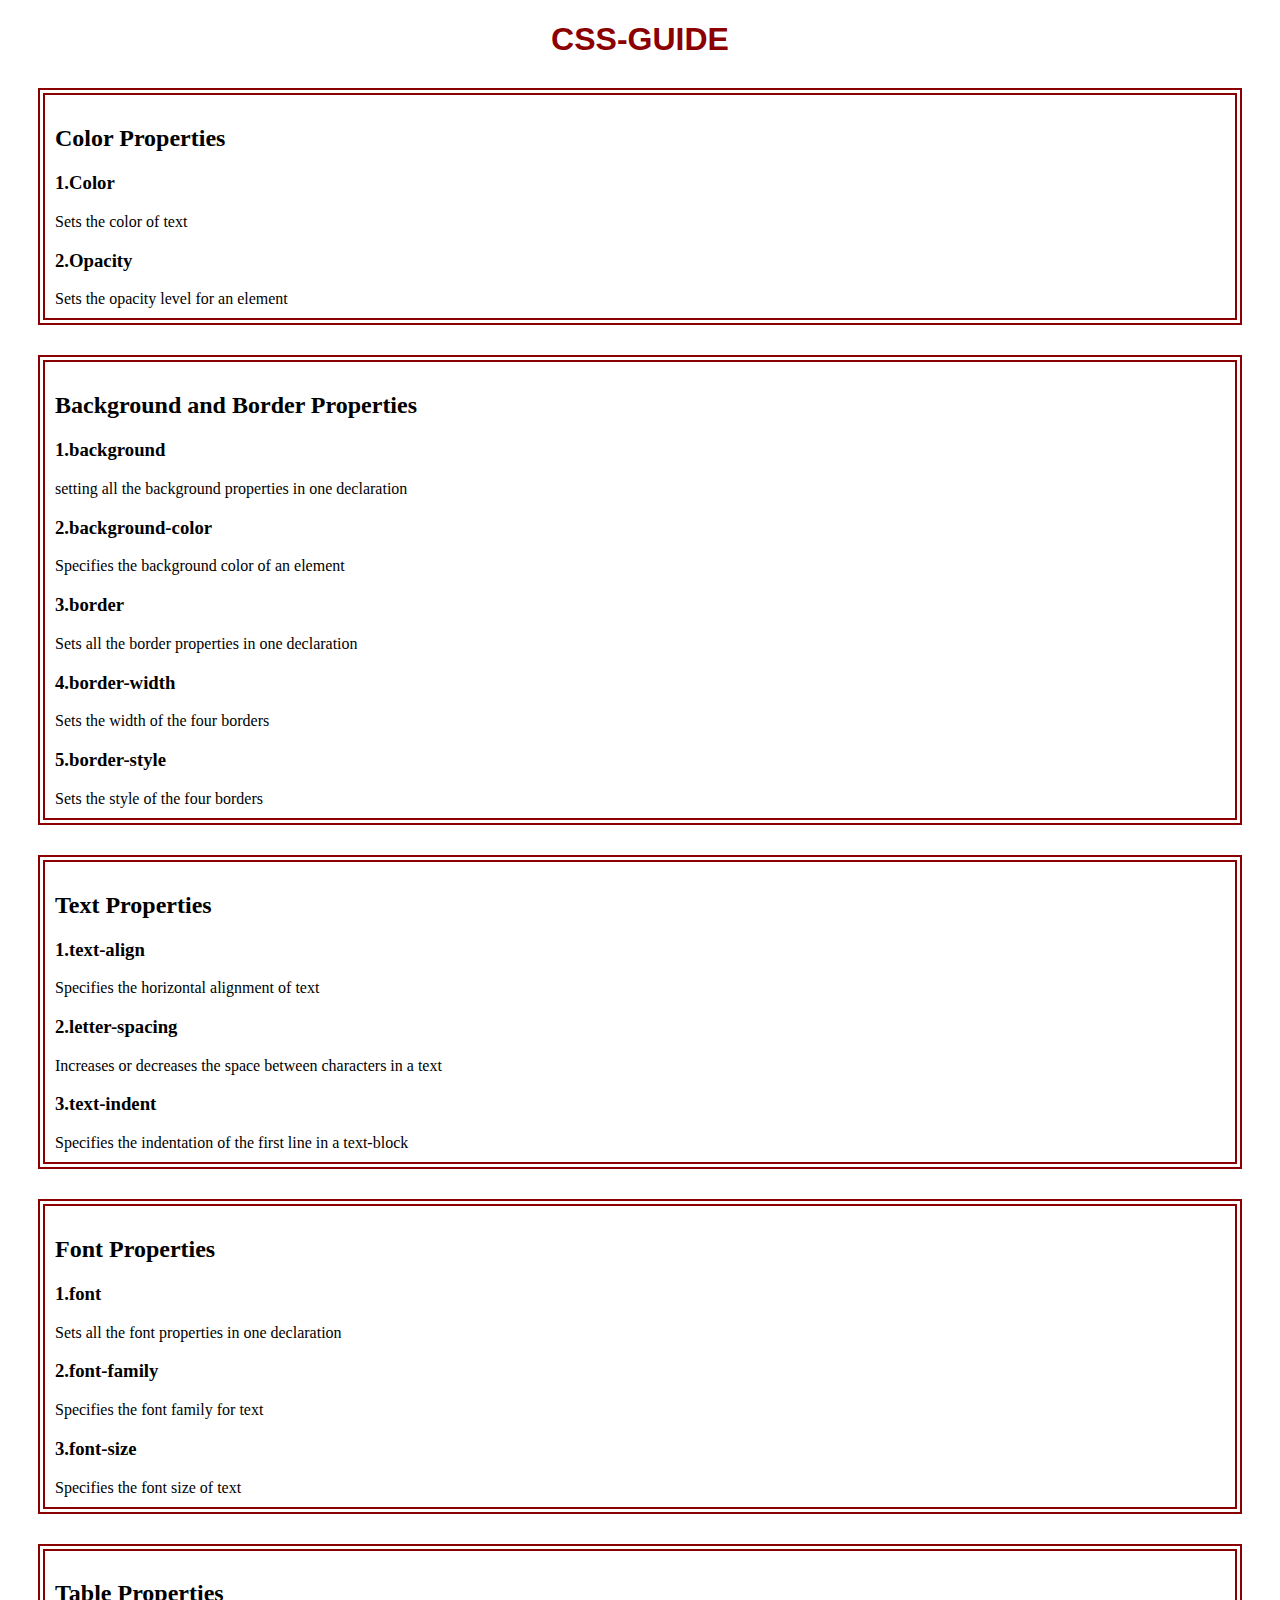
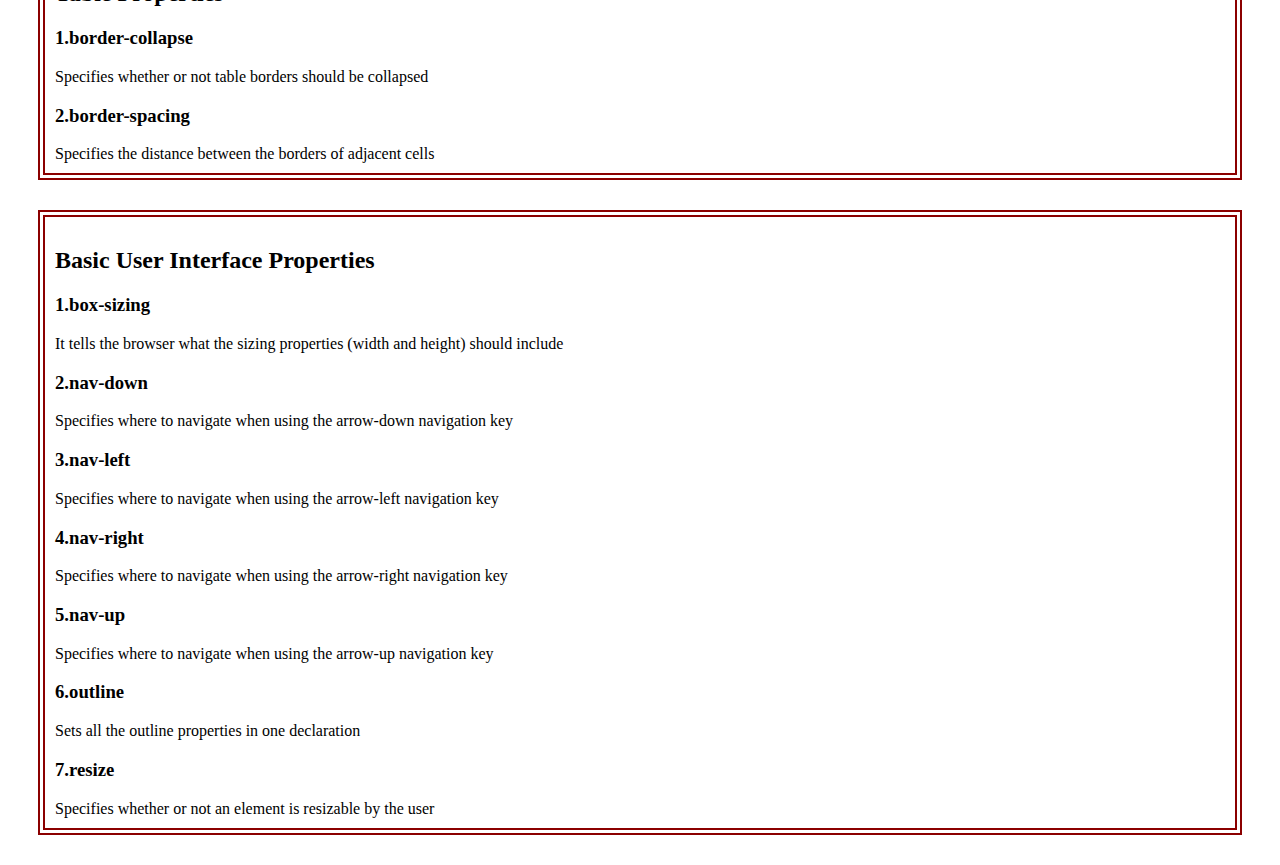
<file: CSS-Property/index.html>
<!DOCTYPE html>
<html lang="en">
<head>
  <title>CSS-GUIDE</title>
  <style>
		body{
			background-color:white;
		}
		h1{
			color:darkred;
			text-align:center;
			font-family: Verdana, Sans-serif;
		}
		.content{
			margin:30px;
			padding: 10px;
			border:7px double darkred;
		}
		
	</style>

 </head>
 <h1><center>CSS-GUIDE</center></h1>
<div>
<section class="content">
<h2>Color Properties</h2>
<h3>1.Color</h3>
<p1>Sets the color of text</p1>
<h3>2.Opacity</h3>
<p1>Sets the opacity level for an element</p1>
</section>
</div>


<div>
<section class="content">
<h2>Background and Border Properties</h2>
<h3>1.background</h3>
<p1>setting all the background properties in one declaration</p1>
<h3>2.background-color</h3>
<p1>Specifies the background color of an element</p1>
<h3>3.border</h3>
<p1>Sets all the border properties in one declaration</p1>
<h3>4.border-width</h3>
<p1>Sets the width of the four borders</p1>
<h3>5.border-style</h3>
<p1>Sets the style of the four borders</p1>
</section>
</div>

<div>
<section class="content">

<h2>Text Properties</h2>
<h3>1.text-align</h3>
<p1>Specifies the horizontal alignment of text</p1>
<h3>2.letter-spacing</h3>
<p1>Increases or decreases the space between characters in a text</p1>
<h3>3.text-indent</h3>
<p1>Specifies the indentation of the first line in a text-block</p1>
</section>
</div>

<div
<section class="content">

<h2>Font Properties</h2>
<h3>1.font</h3>
<p1>Sets all the font properties in one declaration</p1>
<h3>2.font-family</h3>
<p1>Specifies the font family for text</p1>
<h3>3.font-size</h3>
<p1>Specifies the font size of text</p1>
</section>
</div>

<div>
<section class="content">

<h2>Table Properties</h2>
<h3>1.border-collapse</h3>
<p1>Specifies whether or not table borders should be collapsed</p1>
<h3>2.border-spacing</h3>
<p1>Specifies the distance between the borders of adjacent cells</p1>
</section>

</div>
<div>
<section class="content">

<h2>Basic User Interface Properties</h2>
<h3>1.box-sizing</h3>
<p1>It tells the browser what the sizing properties (width and height) should include</p1>
<h3>2.nav-down</h3>
<p1>Specifies where to navigate when using the arrow-down navigation key</p1>
<h3>3.nav-left</h3>
<p1>Specifies where to navigate when using the arrow-left navigation key</p1>
<h3>4.nav-right</h3>
<p1>Specifies where to navigate when using the arrow-right navigation key</p1>
<h3>5.nav-up</h3>
<p1>Specifies where to navigate when using the arrow-up navigation key</p1>
<h3>6.outline</h3>
<p1>Sets all the outline properties in one declaration</p1>
<h3>7.resize</h3>
<p1>Specifies whether or not an element is resizable by the user</p1>

</section>
</div>



<div>
</div>
</file>
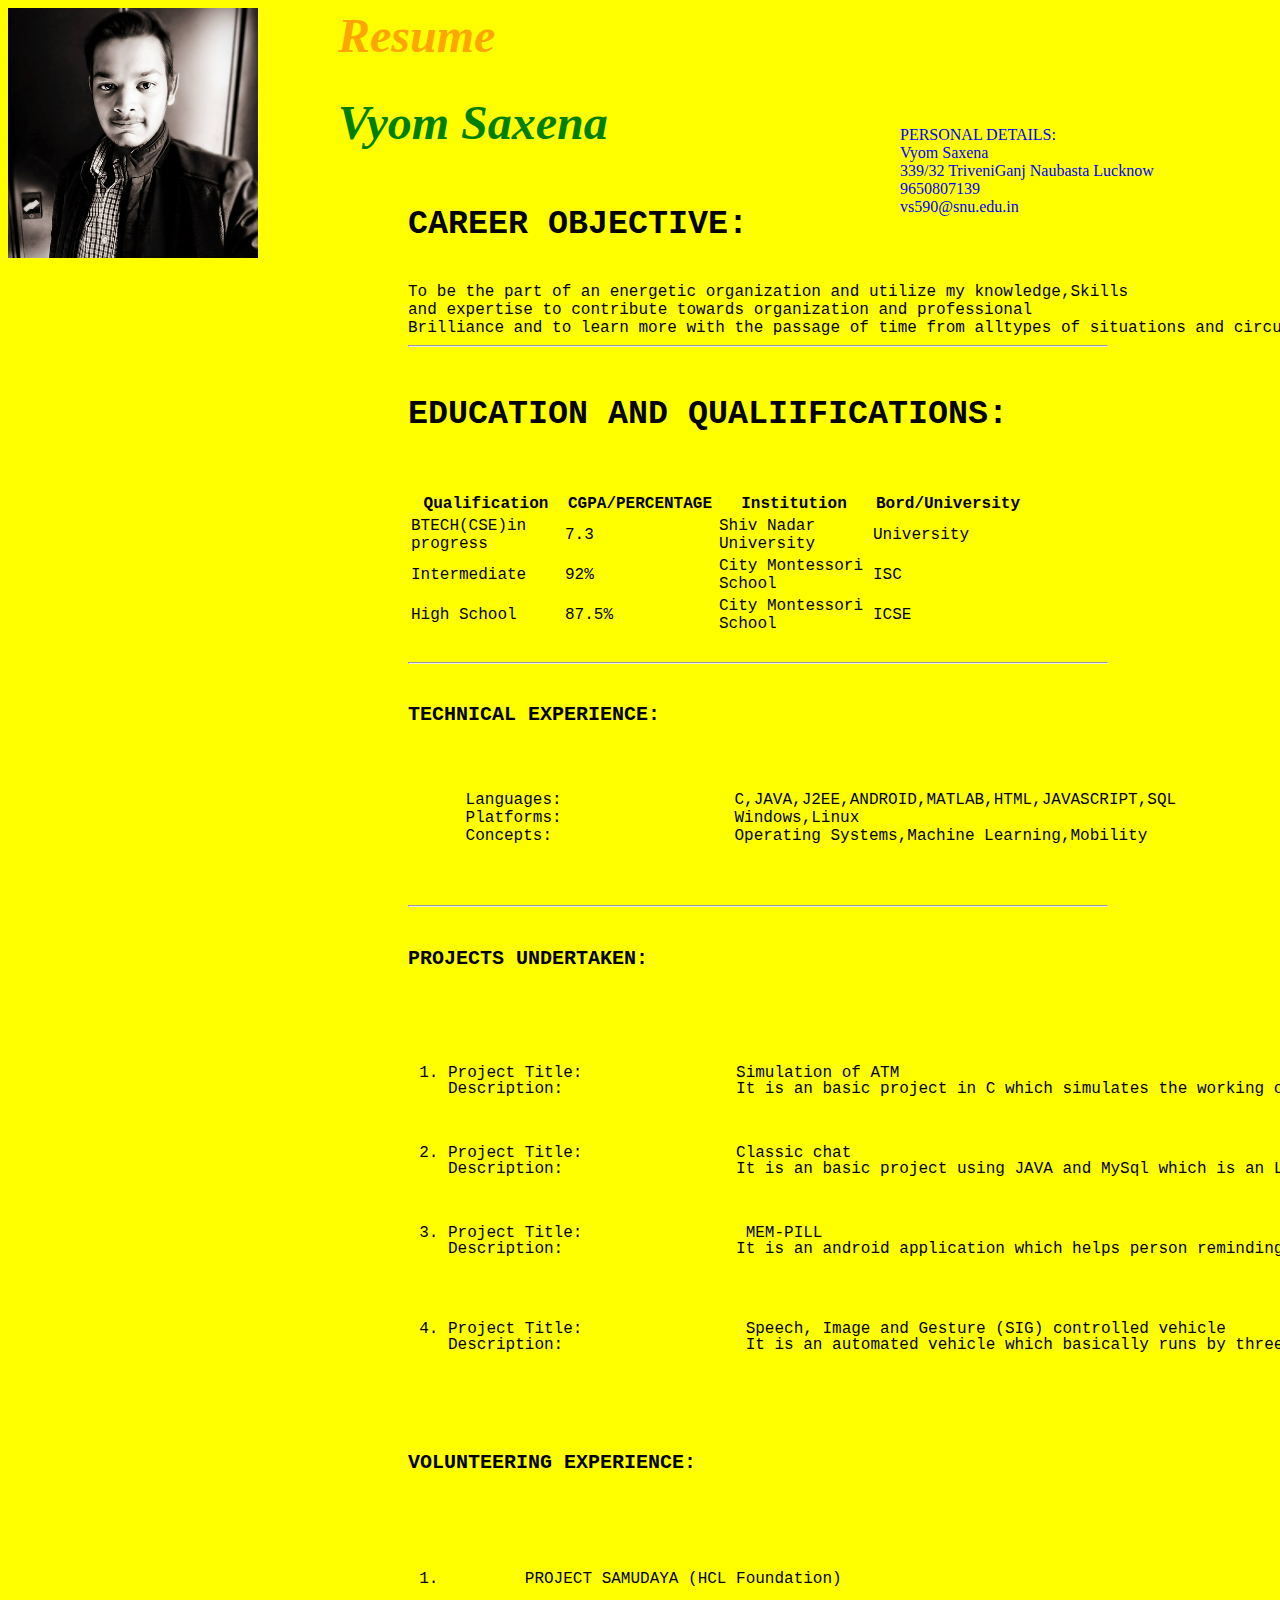
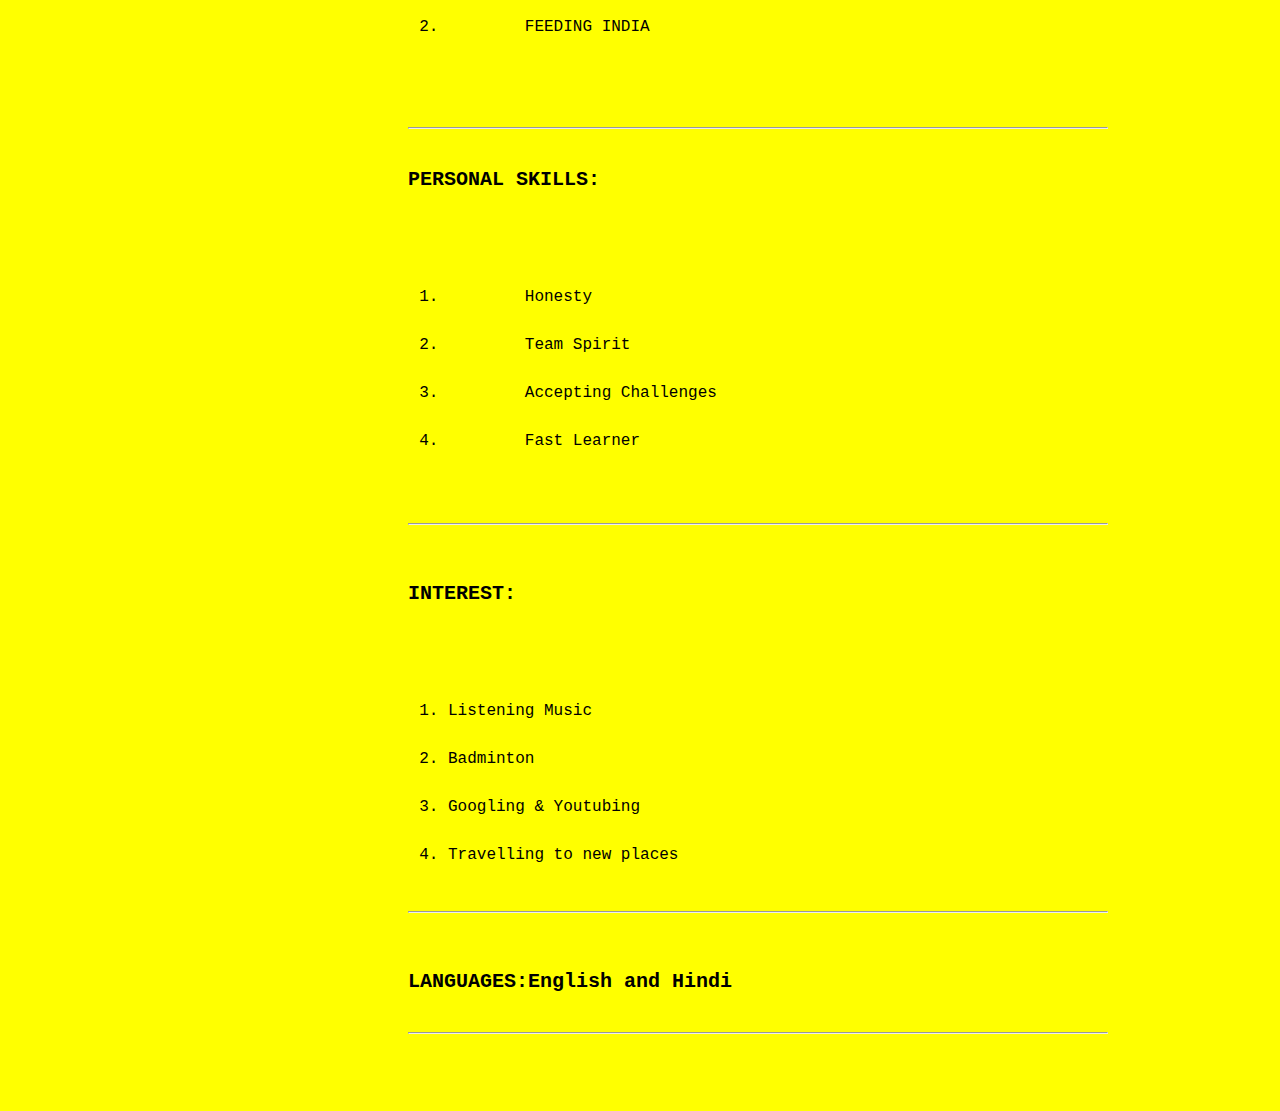
<file: Task1/index.html>
<html>
<body style="background-color:yellow;">
<div style="position:absolute;top:110px;left:900px;color:blue;">
<p>PERSONAL DETAILS:<br>Vyom Saxena<br>339/32 TriveniGanj Naubasta Lucknow<br>9650807139<br>vs590@snu.edu.in</p>
</div>
<img src="dp.jpg" alt="HTML5 Icon" style="width:250px;height:250px;float:left;">
<div style="padding-left:150px;margin-top:3px;">

<h1 style="padding-left:180px;font-size:36pt;"><i><span style="color:orange;">Resume</i>
</h1>
<div style="padding-left:180px;margin-top:3px; ">
<h1 style="font-size:36pt;"><i><span style="color:green;">Vyom Saxena</span></i></h1>
</div>
<div id="menu" style="background-color:yellow;width:150px;height:700px;float:left;">
</div>
<div id="content" style="background-color:yellow;float:left;width:700px;height:1800px;">
<pre style="font-size:12pt;"><h1 style="font-size:25pt;">CAREER OBJECTIVE:</h1>
To be the part of an energetic organization and utilize my knowledge,Skills
and expertise to contribute towards organization and professional
Brilliance and to learn more with the passage of time from alltypes of situations and circumstances <hr>
<h1 style="font-size:25pt;">EDUCATION AND QUALIIFICATIONS:</h1>
      <table>
<tr>
    <th style="width:150;font-size:12pt;">Qualification</th>
    <th style="width:150;font-size:12pt;">CGPA/PERCENTAGE</th>
    <th style="width:150;font-size:12pt;">Institution</th>
    <th style="width:150;font-size:12pt;">Bord/University</th>
</tr>
<tr>
    <td style="width:150;font-size:12pt;">BTECH(CSE)in progress</td>
    <td style="width:150;font-size:12pt;">7.3</td>
    <td style="width:150;font-size:12pt;">Shiv Nadar University</td>
    <td style="width:150;font-size:12pt;">University </td>
</tr>
<tr>
    <td style="width:150;font-size:12pt;">Intermediate</td>
    <td style="width:150;font-size:12pt;">92%</td>
    <td style="width:150;font-size:12pt;">City Montessori School</td>
    <td style="width:150;font-size:12pt;">ISC</td>
</tr>
<tr>
    <td style="width:150;font-size:12pt;">High School</td>
    <td style="width:150;font-size:12pt;">87.5%</td>
    <td style="width:150;font-size:12pt;">City Montessori School</td>
    <td style="width:150;font-size:12pt;">ICSE </td>
</tr>

</table>
<hr>
<h1 style="font-size:15pt;">TECHNICAL EXPERIENCE:</h1>
<p >
      Languages:                  C,JAVA,J2EE,ANDROID,MATLAB,HTML,JAVASCRIPT,SQL
      Platforms:                  Windows,Linux 
      Concepts:                   Operating Systems,Machine Learning,Mobility
	  </p>
<hr>
<h1 style="font-size:15pt;">PROJECTS UNDERTAKEN:</h1>
<ol type="1" style="line-height: 1em;">

  <li >Project Title:                Simulation of ATM<br>Description:                  It is an basic project in C which simulates the working of ATM. 
  </li>
  <li >Project Title:                Classic chat<br>Description:                  It is an basic project using JAVA and MySql which is an LAN Group Chat, Its another variant ie web chat is also developed using J2EE and Tomcat server.  </li>
  </li>
 <li >Project Title:                 MEM-PILL<br>Description:                  It is an android application which helps person reminding to take his/her pill on time,This app becomes handy in emergency situations by including SOS feature and several other features such as weekly pill  history which is send to  your doctor's mail.
 </li>
     
 <li >Project Title:                 Speech, Image and Gesture (SIG) controlled vehicle<br>Description:                   It is an automated vehicle which basically runs by three different modes ie through speech instructions,instructions through image and through gesture performed on any android device which sends signal to vehicle through Bluetooth. 
 </li>
</ol>
      
<h1 style="font-size:15pt;">VOLUNTEERING EXPERIENCE:</h1>
                                  <ol type ="1" style="line-height: 1em;">
								  <li style="font-size:12pt;line-height: 1em;">	PROJECT SAMUDAYA (HCL Foundation)</li>
								  <li style="font-size:12pt;line-height: 1em;">	FEEDING INDIA</li>
								  </ol>                              
                                                                  
<hr>
<h1 style="font-size:15pt;">PERSONAL SKILLS:</h1> 
								   <ol type ="1" style="line-height: 1em;">
								  <li style="font-size:12pt;">	Honesty</li>
								  <li style="font-size:12pt;">	Team Spirit</li>
								  <li style="font-size:12pt;">	Accepting Challenges</li>
								  <li style="font-size:12pt;">	Fast Learner</li>
								  </ol>
<hr>  

<h1 style="font-size:15pt;">INTEREST:</h1>
                                  <ol type ="1" style="line-height: 1em;">
								  <li style="font-size:12pt;">Listening Music</li>
								  <li style="font-size:12pt;">Badminton</li>
								  <li style="font-size:12pt;">Googling & Youtubing </li>
								  <li style="font-size:12pt;">Travelling to new places</li>
								  </ol><hr>
								  <h1 style="font-size:15pt;">LANGUAGES:English and Hindi</h1>                            
<hr>                   </pre>
								  

</div>
</body>
</html>
</file>
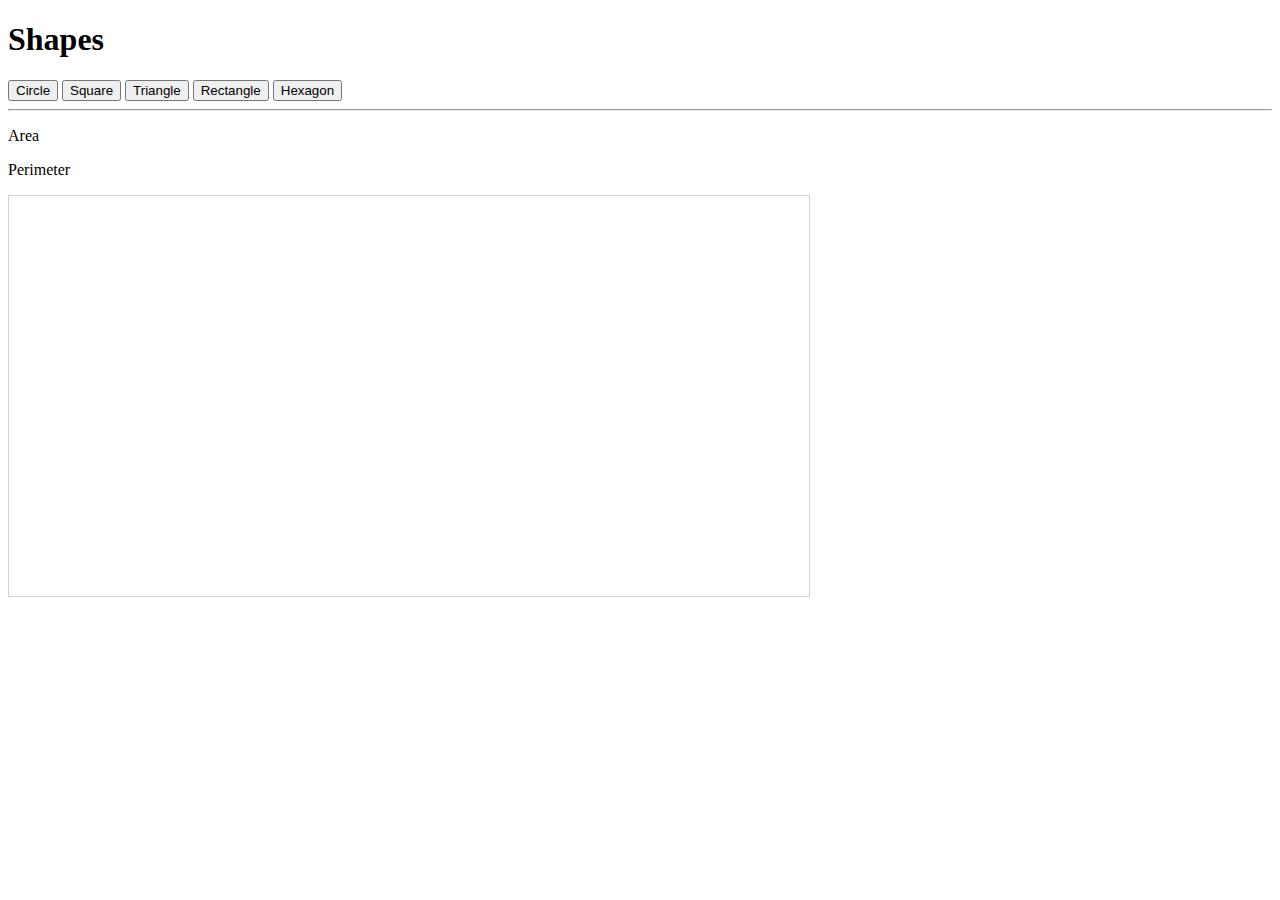
<file: Task4/index.html>
<!doctype html>

<html lang="en">
<head>
 	<meta charset="utf-8">

 	<title>Shapes</title>
  
	
	<script src="new 1.js"></script>

 	
 	
 	<link rel="stylesheet" href="https://cdnjs.cloudflare.com/ajax/libs/font-awesome/4.7.0/css/font-awesome.min.css">
  	<link href='https://fonts.googleapis.com/css?family=Roboto' rel='stylesheet'>


  
</head>

<body>

 	<header>
  		<h1> Shapes  </h1>
    </header>

    
    <section class = butt >

    	<button class = btn onclick="myCircle()">Circle</button>
    	<button class = btn onclick="mySquare()">Square</button>
    	<button class = btn onclick="myTriangle()">Triangle</button>
    	<button class = btn onclick="myRectangle()">Rectangle</button>
    	<button class = btn onclick="myHex()">Hexagon</button>

  		
    </section>
    <hr>
    <p id = "area"> Area  </p>
    <p id = "per"> Perimeter  </p>
    <canvas id="myCanvas" width="800" height="400" style="border:1px solid #d3d3d3;">
    Your browser does not support the HTML5 canvas tag.
    </canvas>
    

  
</body>
</html>
</file>
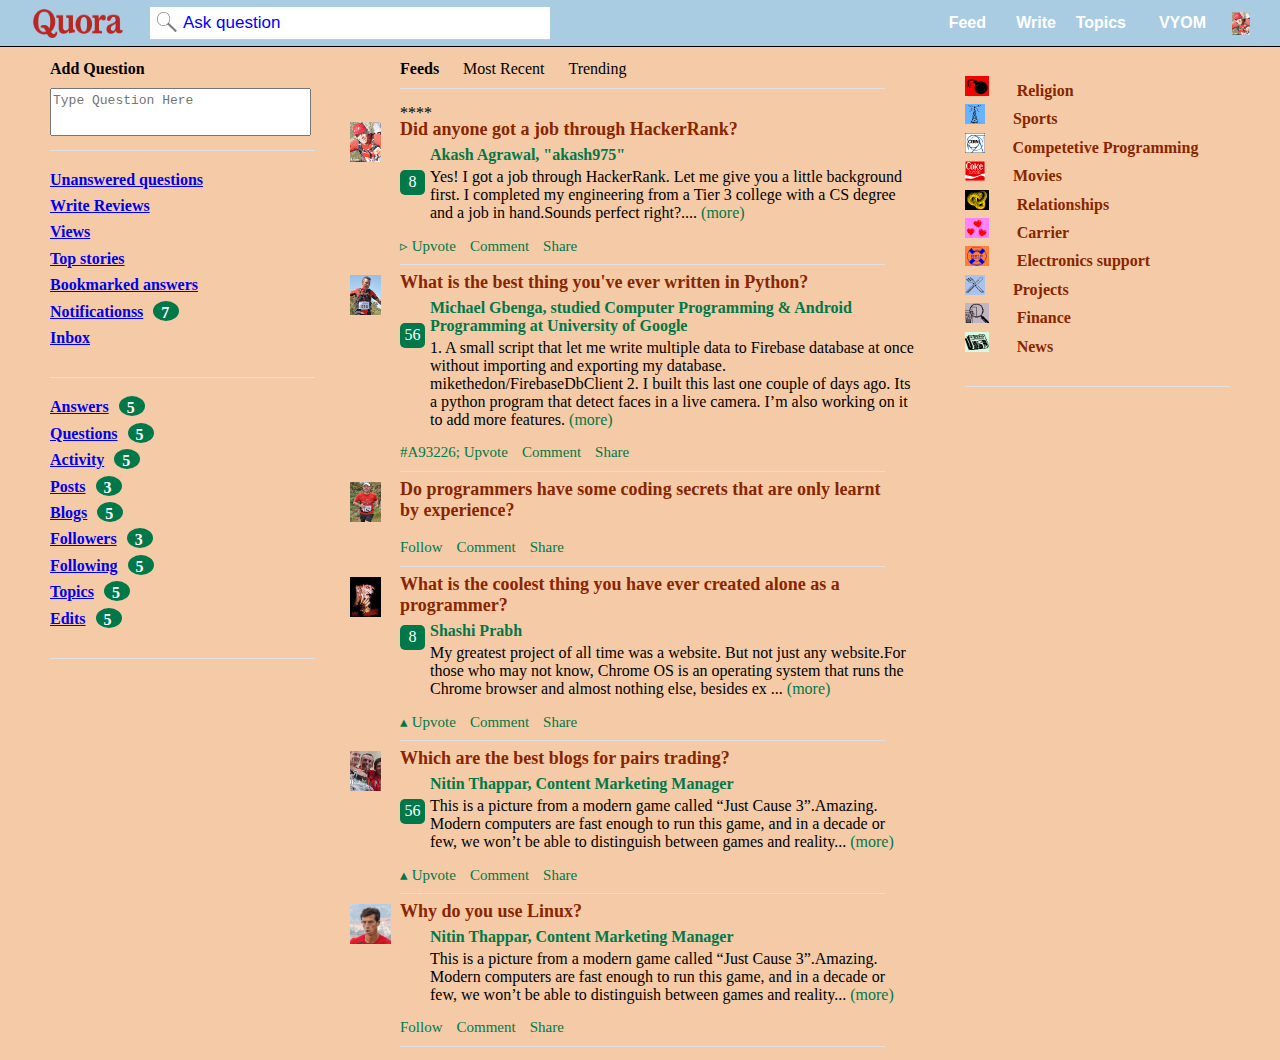
<file: Task5/index.html>
<!DOCTYPE html>
<html>
<head>
  <meta charset="UTF-8">
  <title>NO-QUOURA</title>
  
      <link rel="stylesheet" href="css/style.css">

  
</head>


<body>
  <html>
  <head>
  </head>
  <body>
    <div id="page-wrap">
 
      <ul class="nav">
        <img id="quora-logo" src="images/quora-1.png" style="height: 60%; width: 7%" />
        <div id="search-box">
          	<img src="images/search.png"/>
          	<span>Ask question</span>
        </div>
        <li id="feed">
        	<a href="/feed/">Feed</a>
        </li>
        <li id="write">
        	<a href="/write/">Write</a>
        </li>
        <li id="topics">
        	<a href="/">Topics</a>
    	</li>
        <li id="username">
        	<a href="https://github.com/vs590">VYOM</a>
        </li>
        <img id="user-pic" src="images/users/coach.jpg"/>
      </ul>

      <div class="main-col">
        <div class="feed-switcher">
          <ul class="list-contents">
            <li class="feed-tab" id="feed-tab-1">
              Feeds
            </li>
            <li class="feed-tab" id="feed-tab-2">
              Most Recent
            </li>
            <li class="feed-tab" id="feed-tab-2">
              Trending
            </li>
          </ul>
        </div>
      ****  
        <div class="feed">
          <div class="feed-item">
            
            
            <div class="feed-user-pic">
              <img class="pic" src="images/users/coach.jpg"/>
            </div>
            
            <div class="vote-count-box">
              <span class="vote-count-num">
                8
              </span>
            </div>
              
            
            <div class="post-body">
              <div class="article-title">
                Did anyone got a job through HackerRank?

              </div>
              <div class="article-author">
               Akash Agrawal, "akash975"
              </div>
              <div class="article-preview">
					Yes! I got a job through HackerRank. Let me give you a little background first. I completed my engineering from a Tier 3 college with a CS degree and a job in hand.Sounds perfect right?....
                  <a href="/" class="more-link">
                    (more)
                  </a>
              </div>
            </div>
                <div class="feed-item-actions">
                  <ul class="action-buttons">
                    <li class="button" id="button-up">&#9657; Upvote</li>
                    <li class="button">Comment</li>
                    <li class="button">Share</li>
                  </ul>
                </div>
          
        </div>
              
          <div class="feed-item">
            
            <div class="feed-user-pic">
              <img class="pic" src="images/users/doum.jpg"/>
            </div>
            
            <div class="vote-count-box">
              <span class="vote-count-num">
                56
              </span>
            </div>
              
            
            <div class="post-body">
              <div class="article-title">
                What is the best thing you've ever written in Python?
              </div>
              <div class="article-author">
               Michael Gbenga, studied Computer Programming & Android Programming at University of Google
              </div>
              <div class="article-preview">
               1. A small script that let me write multiple data to Firebase database at once without importing and exporting my database. mikethedon/FirebaseDbClient
               2. I built this last one couple of days ago. Its a python program that detect faces in a live camera. I’m also working on it to add more features.
				 <a href="/" class="more-link">
                    (more)
                  </a>
            </div>
          </div>
            <div class="feed-item-actions">
                  <ul class="action-buttons">
                    <li class="button" id="button-up"> #A93226; Upvote</li>
                    <li class="button">Comment</li>
                    <li class="button">Share</li>
                  </ul>
                </div>
        	</div>
              
              <div class="feed-item">
            
            <div class="feed-user-pic">
              <img class="pic" src="images/users/emile.jpg"/>
            </div>
             <div class="post-body">
              <div class="article-title">
                Do programmers have some coding secrets that are only learnt by experience?
              </div>
              </div>          
                <div class="feed-item-actions">
                  <ul class="action-buttons">
                    <li class="button" id="button-up">Follow</li>
                    <li class="button">Comment</li>
                    <li class="button">Share</li>
                  </ul>
                </div>
              </div>
            </div>


          <div class="feed-item">
             
            <div class="feed-user-pic">
              <img class="pic" src="images/users/freddy.jpg"/>
            </div>
            
            <div class="vote-count-box">
              <span class="vote-count-num">
                8
              </span>
            </div>
              
            
            <div class="post-body">
              <div class="article-title">
                What is the coolest thing you have ever created alone as a programmer?
              </div>
              <div class="article-author">
                Shashi Prabh
              </div>
              <div class="article-preview">
				My greatest project of all time was a website. But not just any website.For those who may not know, Chrome OS is an operating system that runs the Chrome browser and almost nothing else, besides ex ...
                  <a href="/" class="more-link">
                    (more)
                  </a>
              </div>
            </div>
                <div class="feed-item-actions">
                  <ul class="action-buttons">
                    <li class="button" id="button-up"> &#9652; Upvote</li>
                    <li class="button">Comment</li>
                    <li class="button">Share</li>
                  </ul>
                </div>
          
        </div>
              
          <div class="feed-item">
            
            <div class="feed-user-pic">
              <img class="pic" src="images/users/gerard.jpg"/>
            </div>
            
            <div class="vote-count-box">
              <span class="vote-count-num">
                56
              </span>
            </div>
              
            
            <div class="post-body">
              <div class="article-title">
                Which are the best blogs for pairs trading?
              </div>
              <div class="article-author">
               Nitin Thappar, Content Marketing Manager
              </div>
              <div class="article-preview">
                This is a picture from a modern game called “Just Cause 3”.Amazing. Modern computers are fast enough to run this game, and in a decade or few, we won’t be able to distinguish between games and reality...
	            <a href="/" class="more-link">
	                (more)
	            </a>
            </div>
          </div>
                                <div class="feed-item-actions">
                  <ul class="action-buttons">
                    <li class="button" id="button-up"> &#9652; Upvote</li>
                    <li class="button">Comment</li>
                    <li class="button">Share</li>
                  </ul>
                </div>
        </div>
              
          <div class="feed-item">
            
           <div class="feed-user-pic">
              <img class="pic" src="images/users/henry.jpg"/>
            </div>
             <div class="post-body">
              <div class="article-title">
                Why do you use Linux?
              </div>
			  <div class="article-author">
               Nitin Thappar, Content Marketing Manager
              </div>
			  <div class="article-preview">
                This is a picture from a modern game called “Just Cause 3”.Amazing. Modern computers are fast enough to run this game, and in a decade or few, we won’t be able to distinguish between games and reality...
	            <a href="/" class="more-link">
	                (more)
	            </a>
            </div>
              </div>          
                <div class="feed-item-actions">
                  <ul class="action-buttons">
                    <li class="button" id="button-up">Follow</li>
                    <li class="button">Comment</li>
                    <li class="button">Share</li>
                  </ul>
                </div>
              </div>
            </div>
        </div>              

    <div class="side-col-left">
        <div class="side-col-question-area">
          <div>
            Add Question
          </div>
          
          <form>
            <textarea class="question-box" autocomplete="on" placeholder="Type Question Here" tabindex="1"></textarea>
          </form>
        </div>
	    <div class="side-column-nav-box">
	      <ul class="links">
	        <li><a href="/unreaad">Unanswered questions</a></li>
	        <li><a href="/reviews">Write Reviews</a></li>
	        <li><a href="/views">Views</a></li>
	        <li><a href="/stories">Top stories</a></li>
	        <li><a href="/bookmarks">Bookmarked answers</a></li>
	        <li>
	            <div>
	             <a href="/Notifications"> Notificationss</a>
	            </div>
	            <div class="notif-circle">
	              <div>
	                 7
	              </div>
	            </div>             
	        </li>
	        <li><a href="/Inbox">Inbox</a></li>
	      </ul>
	    </div>

	    <div class="side-column-nav-box">
	      <ul class="links">
	      	<li><div><a href="/answers">Answers</a></div><div class="notif-circle"><div>5</div></div></li>
	        <li><div><a href="/Questions">Questions</a></div><div class="notif-circle"><div>5</div></div></li>
	        <li><div><a href="/Activity">Activity</a></div><div class="notif-circle"><div>5</div></div></li>
	        <li><div><a href="/Posts">Posts</a></div><div class="notif-circle"><div>3</div></div></li>
	        <li><div><a href="/Blogs">Blogs</a></div><div class="notif-circle"><div>5</div></div></li>
	        <li><div><a href="/Followers">Followers</a></div><div class="notif-circle"><div>3</div></div></li>
	        <li><div><a href="/Following">Following</a></div><div class="notif-circle"><div>5</div></div></li>
	        <li><div><a href="/Topics">Topics</a></div><div class="notif-circle"><div>5</div></div></li>
	        <li><div><a href="/Edits">Edits</a></div><div class="notif-circle"><div>5</div></div></li>
	      </ul>
	    </div>






    </div>



    <div class="side-col-right">
	    <div class="side-column-nav-box">
	      <ul class="links">
        	
        	<li>
	        	<div class="topic-pic">
	        		<img class="pic" src="images/topics/bomb.gif"/>
				</div>
	      		&nbsp;&nbsp;&nbsp;&nbsp;&nbsp;
	      		Religion
        	</li>

        	<li>
	        	<div class="topic-pic">
	        		<img class="pic" src="images/topics/broadcast.gif"/>
				</div>
	      		&nbsp;&nbsp;&nbsp;&nbsp;&nbsp;
	      		Sports
        	</li>
        	<li>
	        	<div class="topic-pic">
	        		<img class="pic" src="images/topics/cern.gif"/>
				</div>
	      		&nbsp;&nbsp;&nbsp;&nbsp;&nbsp;
	      		Competetive Programming
        	</li>
        	<li>
	        	<div class="topic-pic">
	        		<img class="pic" src="images/topics/coke.gif"/>
				</div>
	      		&nbsp;&nbsp;&nbsp;&nbsp;&nbsp;
	      		Movies
        	</li>	
        	<li>
	        	<div class="topic-pic">
	        		<img class="pic" src="images/topics/escherknot.gif"/>
				</div>
	      		&nbsp;&nbsp;&nbsp;&nbsp;&nbsp;
	      		Relationships
        	</li>
        	<li>
	        	<div class="topic-pic">
	        		<img class="pic" src="images/topics/hearts.gif"/>
				</div>
	      		&nbsp;&nbsp;&nbsp;&nbsp;&nbsp;
	      		Carrier
        	</li>

        	<li>
	        	<div class="topic-pic">
	        		<img class="pic" src="images/topics/help.gif"/>
				</div>
	      		&nbsp;&nbsp;&nbsp;&nbsp;&nbsp;
	      		Electronics support
        	</li>
        	<li>
	        	<div class="topic-pic">
	        		<img class="pic" src="images/topics/knife_fork.gif"/>
				</div>
	      		&nbsp;&nbsp;&nbsp;&nbsp;&nbsp;
	      		Projects
        	</li>
        	<li>
	        	<div class="topic-pic">
	        		<img class="pic" src="images/topics/magnifier.gif"/>
				</div>
	      		&nbsp;&nbsp;&nbsp;&nbsp;&nbsp;
	      		Finance
        	</li>	
        	<li>
	        	<div class="topic-pic">
	        		<img class="pic" src="images/topics/news2.gif"/>
				</div>
	      		&nbsp;&nbsp;&nbsp;&nbsp;&nbsp;
	      		News
        	</li>
        


	      </ul>
	    </div>
		<div id="map" style="height: 400px; width: 80%">
    <iframe allowfullscreen="" class="maps" frameborder="0" id="mapnavi" name="mapnavi" src="https://www.google.com/maps/embed/v1/directions?
origin=current+location
&destination=rome
&key=AIzaSyC-5CY9mOCeg5Y3IhPqi_Yd0-DZtWrJl-E">
</iframe>
</div>
    </div>



  </body>
</html>
  
  
</body>
</html>
</file>
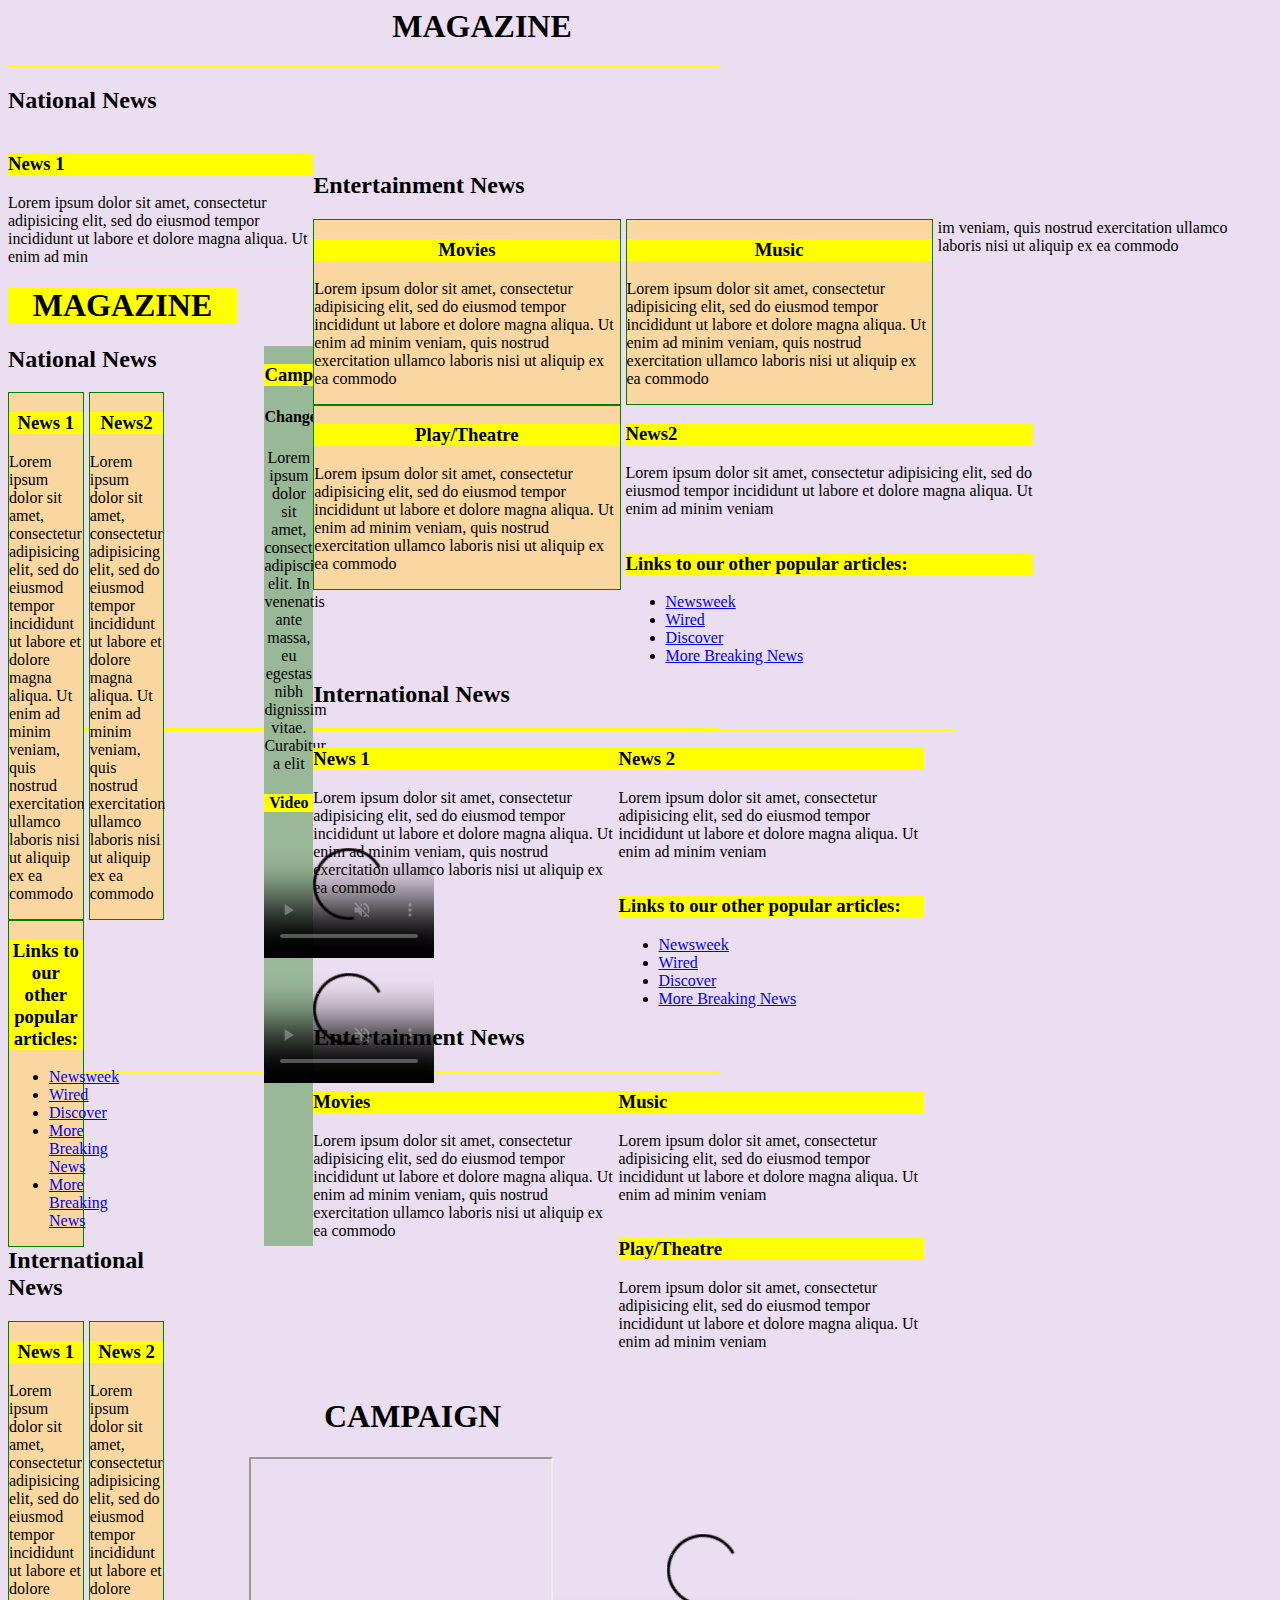
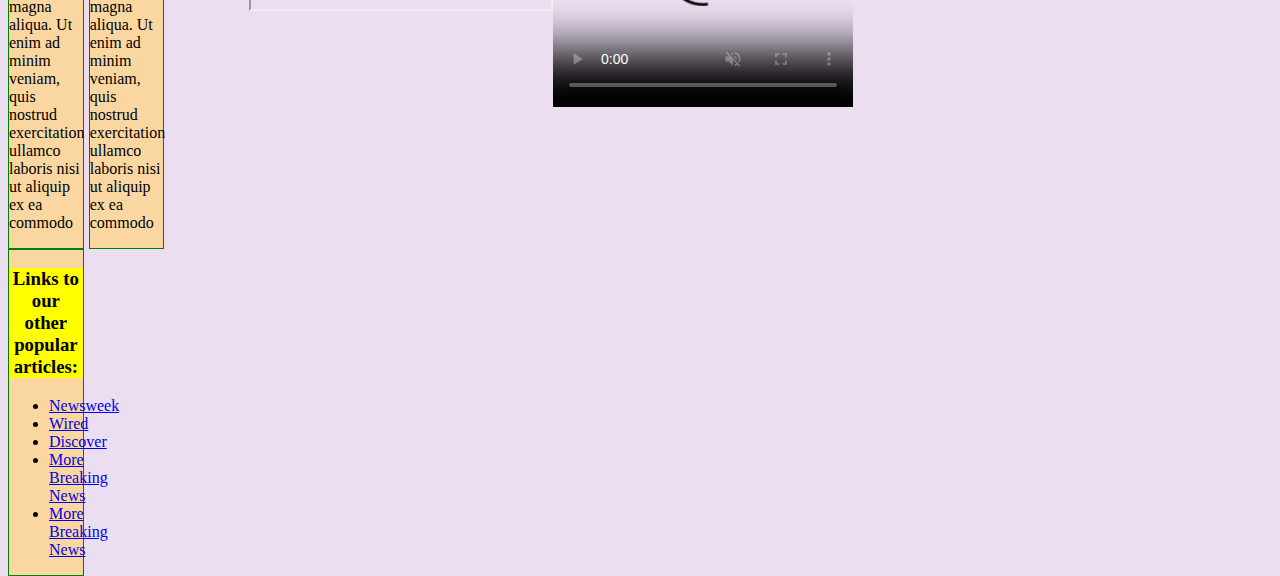
<file: Task2/TASK2.html>
<html>
<head>
<title>NEWS-MAGAZINE</title>
 <link type="text/css"href="style.css" rel="stylesheet" />
</head>
<body>
<div>
<header><h1><center>MAGAZINE</center></h1><header>
</div>

<div>
<section>
<div style="background:yellow;height:1px;"></div> <!-- for line separator-->
<div><h2>National News</h2></div>
<article>
<h3>News 1</h3>
<p>Lorem ipsum dolor sit amet, consectetur adipisicing elit, sed do eiusmod
tempor incididunt ut labore et dolore magna aliqua. Ut enim ad min
<html>
<head>
<title>NEWS-MAGAZINE</title>
 <link type="text/css"href="style.css" rel="stylesheet" />
</head>
<body style="background-color:#EBDEF0">
<div>
<header><h1 style="background:yellow"><center>MAGAZINE</center></h1><header>
</div>
<aside>
		<header>
			<h3>Campaigns</h3>
		</header>

		<section>
			<header>
				<h4>Change.org</h4>
			</header>
			<p>Lorem ipsum dolor sit amet, consectetur adipiscing elit. In venenatis ante massa, eu egestas nibh dignissim vitae. Curabitur a elit</p>
		</section>

		<section>
			<header>
				<h4 style="background:yellow">Video</h4>
			</header>
<a href="https://example.com/">
<video width="170" height="125" fullscreen="false" webkit-playsinline controls autoplay muted poster="http://example.com/thumbnail.gif">
<source src="https://www.adspeed.com/mp4/big_buck_bunny.mp4" type="video/mp4">
</video>
</a>
<a href="https://example.com/">
<video width="170" height="125" fullscreen="false" webkit-playsinline controls autoplay muted poster="http://example.com/thumbnail.gif">
<source src="https://www.adspeed.com/mp4/big_buck_bunny.mp4" type="video/mp4">
</video>
</a>
		</section>
	</aside>

<div >
<section>
<!--<div style="background:yellow;height:1px;"></div> <!-- for line separator-->
<div><h2>National News</h2></div>

<article class="boxed">
<h3><center>News 1</center></h3>
<p>Lorem ipsum dolor sit amet, consectetur adipisicing elit, sed do eiusmod
tempor incididunt ut labore et dolore magna aliqua. Ut enim ad minim veniam,
quis nostrud exercitation ullamco laboris nisi ut aliquip ex ea commodo </p>
</article>
<article class="boxed">
<h3><center>News2</center></h3>
<p>Lorem ipsum dolor sit amet, consectetur adipisicing elit, sed do eiusmod
tempor incididunt ut labore et dolore magna aliqua. Ut enim ad minim veniam,
quis nostrud exercitation ullamco laboris nisi ut aliquip ex ea commodo</p>
</article>
<article class="boxed">
<h3><center>Links to our other popular articles:</center></h3>
<ul>
<li><a href ="http://www.newsweek.com/">Newsweek</a></li>
<li><a href ="https://www.wired.com/">Wired</a></li>
<li><a href ="http://discovermagazine.com/">Discover</a></li>
<li><a href ="https://www.time.com/">More Breaking News</a></li>
<li><a href ="https://www.time.com/">More Breaking News</a></li>
</ul>
</article>
<!--<div style="background:yellow;height:1px;width:75%"></div> <!-- for line separator-->
</section>
</div>

<br>
<div>
<br>
<div ><h2>International News</h2></div>
<section>


<!--<div style="background:yellow;height:1px;"></div> <!-- for line separator-->
<article class="boxed">
<h3><center>News 1</center></h3>
<p>Lorem ipsum dolor sit amet, consectetur adipisicing elit, sed do eiusmod
tempor incididunt ut labore et dolore magna aliqua. Ut enim ad minim veniam,
quis nostrud exercitation ullamco laboris nisi ut aliquip ex ea commodo</p>
</article>

<article class="boxed">
<h3><center>News 2</center></h3>
<p>Lorem ipsum dolor sit amet, consectetur adipisicing elit, sed do eiusmod
tempor incididunt ut labore et dolore magna aliqua. Ut enim ad minim veniam,
quis nostrud exercitation ullamco laboris nisi ut aliquip ex ea commodo</article>
<article class="boxed">
<h3><center>Links to our other popular articles:</center></h3>
<ul>
<li><a href ="http://www.newsweek.com/">Newsweek</a></li>
<li><a href ="https://www.wired.com/">Wired</a></li>
<li><a href ="http://discovermagazine.com/">Discover</a></li>
<li><a href ="https://www.time.com/">More Breaking News</a></li>
<li><a href ="https://www.time.com/">More Breaking News</a></li>

</ul>
</section>

 
</section>
<!--<div style="background:yellow;height:1px;"></div> <!-- for line separator-->
</div>

<!--<div style="background:yellow;height:1px;"></div> <!-- for line separator-->

<div>
<section>
<br>
<div><h2>Entertainment News</h2></div>
<!--<div style="background:yellow;height:1px;"></div> <!-- for line separator-->
<article class="boxed">
<h3><center>Movies</center></h3>
<p>Lorem ipsum dolor sit amet, consectetur adipisicing elit, sed do eiusmod
tempor incididunt ut labore et dolore magna aliqua. Ut enim ad minim veniam,
quis nostrud exercitation ullamco laboris nisi ut aliquip ex ea commodo</p>
</article>
<article class="boxed">
<h3><center>Music</center></h3>
<p>Lorem ipsum dolor sit amet, consectetur adipisicing elit, sed do eiusmod
tempor incididunt ut labore et dolore magna aliqua. Ut enim ad minim veniam,
quis nostrud exercitation ullamco laboris nisi ut aliquip ex ea commodo</article>
<article class="boxed">
<h3><center>Play/Theatre</center></h3>
<p>Lorem ipsum dolor sit amet, consectetur adipisicing elit, sed do eiusmod
tempor incididunt ut labore et dolore magna aliqua. Ut enim ad minim veniam,
quis nostrud exercitation ullamco laboris nisi ut aliquip ex ea commodo</article>
</section>
<!--<div style="background:yellow;height:1px;"></div> <!-- for line separator-->
</div>


</body>
</html>im veniam,
quis nostrud exercitation ullamco laboris nisi ut aliquip ex ea commodo</p>
</article>
<article>
<h3>News2</h3>
<p>Lorem ipsum dolor sit amet, consectetur adipisicing elit, sed do eiusmod
tempor incididunt ut labore et dolore magna aliqua. Ut enim ad minim veniam</p>
</article>
<article>
<h3>Links to our other popular articles:</h3>
<ul>
<li><a href ="http://www.newsweek.com/">Newsweek</a></li>
<li><a href ="https://www.wired.com/">Wired</a></li>
<li><a href ="http://discovermagazine.com/">Discover</a></li>
<li><a href ="https://www.time.com/">More Breaking News</a></li>
</ul>
</article>
<div style="background:yellow;height:1px;width:75%"></div> <!-- for line separator-->
</section>
</div>


<div>
<section>
<div><h2>International News</h2></div>
<div style="background:yellow;height:1px;"></div> <!-- for line separator-->
<article>
<h3>News 1</h3>
<p>Lorem ipsum dolor sit amet, consectetur adipisicing elit, sed do eiusmod
tempor incididunt ut labore et dolore magna aliqua. Ut enim ad minim veniam,
quis nostrud exercitation ullamco laboris nisi ut aliquip ex ea commodo</p>
</article>
<article>
<h3>News 2</h3>
<p>Lorem ipsum dolor sit amet, consectetur adipisicing elit, sed do eiusmod
tempor incididunt ut labore et dolore magna aliqua. Ut enim ad minim veniam</p>
</article>
<article>
<h3>Links to our other popular articles:</h3>
<ul>
<li><a href ="http://www.newsweek.com/">Newsweek</a></li>
<li><a href ="https://www.wired.com/">Wired</a></li>
<li><a href ="http://discovermagazine.com/">Discover</a></li>
<li><a href ="https://www.time.com/">More Breaking News</a></li>

</ul>
</article>

 



</section>
<div style="background:yellow;height:1px;"></div> <!-- for line separator-->
</div>

<div style="background:yellow;height:1px;"></div> <!-- for line separator-->


<div>
<section>
<div><h2>Entertainment News</h2></div>
<div style="background:yellow;height:1px;"></div> <!-- for line separator-->
<article>
<h3>Movies</h3>
<p>Lorem ipsum dolor sit amet, consectetur adipisicing elit, sed do eiusmod
tempor incididunt ut labore et dolore magna aliqua. Ut enim ad minim veniam,
quis nostrud exercitation ullamco laboris nisi ut aliquip ex ea commodo</p>
</article>
<article>
<h3>Music</h3>
<p>Lorem ipsum dolor sit amet, consectetur adipisicing elit, sed do eiusmod
tempor incididunt ut labore et dolore magna aliqua. Ut enim ad minim veniam</p>
</article>
<article>
<h3>Play/Theatre</h3>
<p>Lorem ipsum dolor sit amet, consectetur adipisicing elit, sed do eiusmod
tempor incididunt ut labore et dolore magna aliqua. Ut enim ad minim veniam</p>
</article>
</section>
<div style="background:yellow;height:1px;"></div> <!-- for line separator-->
</div>

<div class="camp">
<section>
<div >
<h1>CAMPAIGN</h1>

<article>
<iframe src="https://www.change.org/"></iframe>
</article>
<article> 
<a href="https://example.com/">
<video width="300" height="250" fullscreen="false" webkit-playsinline controls autoplay muted poster="http://example.com/thumbnail.gif">
<source src="https://www.adspeed.com/mp4/big_buck_bunny.mp4" type="video/mp4">
</video>
</a>
</article>
</div>
</section>
</div>
</body>
</html>
</file>
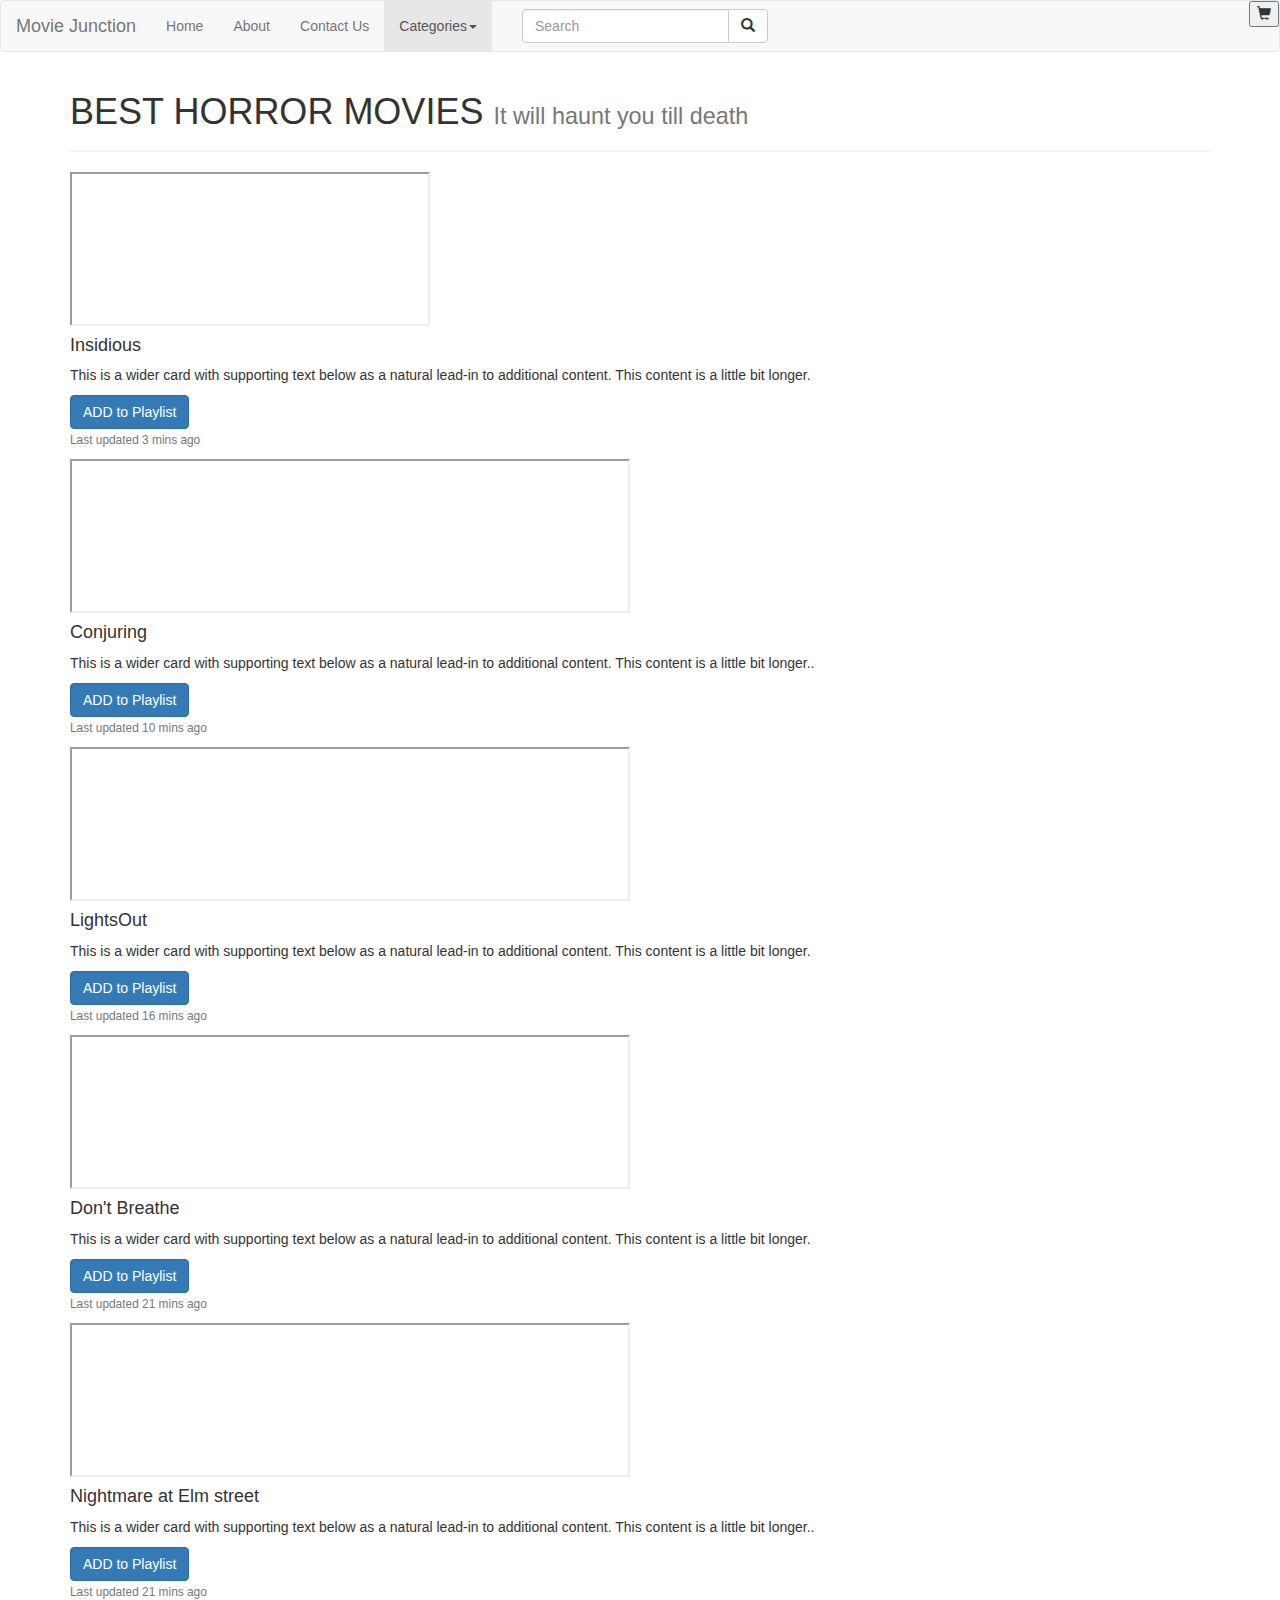
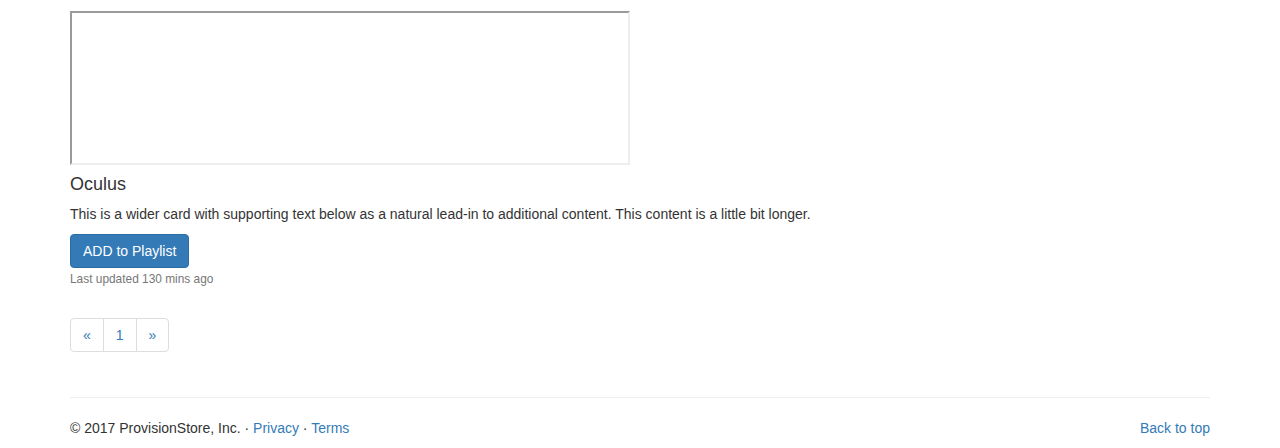
<file: Movie-Junction/old basic frontend/category.html>
<!DOCTYPE html>
<html lang="en">
<head>
  <title>Movie Junction</title>
  <script src="https://ajax.googleapis.com/ajax/libs/jquery/3.2.1/jquery.min.js"></script>
   <script src="https://maxcdn.bootstrapcdn.com/bootstrap/3.3.7/js/bootstrap.min.js"></script>
   <link rel="stylesheet" href="https://maxcdn.bootstrapcdn.com/bootstrap/4.0.0-alpha.2/css/bootstrap.min.css" integrity="sha384-y3tfxAZXuh4HwSYylfB+J125MxIs6mR5FOHamPBG064zB+AFeWH94NdvaCBm8qnd" crossorigin="anonymous">
   <link rel="stylesheet" type="text/css" href="https://maxcdn.bootstrapcdn.com/bootstrap/3.3.7/css/bootstrap.min.css">


   <link rel="stylesheet" type="text/css" href="style.css">
 </head>

<body>

   <header>
      <nav class="navbar navbar-default" role="navigation">
        <!-- Brand and toggle get grouped for better mobile display -->
        <div class="navbar-header">
          <button type="button" class="navbar-toggle" data-toggle="collapse" data-target="#bs-example-navbar-collapse-1">
            <span class="sr-only">Toggle navigation</span>
            <span class="icon-bar"></span>
            <span class="icon-bar"></span>
            <span class="icon-bar"></span>
          </button>
          <a class="navbar-brand" href="#">Movie Junction</a>
        </div>

        <!-- Collect the nav links, forms, and other content for toggling -->
        <div class="collapse navbar-collapse" id="bs-example-navbar-collapse-1">
          <ul class="nav navbar-nav">
            <li><a href="C:\Users\Vyom\Desktop\Internet-and-websystems\Movie-Junction\index.html">Home</a></li>
            <li><a href="#">About</a></li>
            <li><a href="#">Contact Us</a></li>
            <li class="dropdown active">
              <a href="#" class="dropdown-toggle" data-toggle="dropdown">Categories<b class="caret"></b></a>
              <ul class="dropdown-menu">
               <li><a href="C:\Users\Vyom\Desktop\Internet-and-websystems\Movie-Junction/category.html#">HORROR</a></li>
                <li><a href="#">ROM-COM</a></li>
                <li><a href="#">ACTION </a></li>
                <li><a href="#">ADVENTURE</a></li>
                <li><a href="#">SCI-FI</a></li>
                <li><a href="#">COMEDY</a></li>


              </ul>
            </li>
          </ul>
          <div class="col-sm-3 col-md-3">
              <form class="navbar-form" role="search">
              <div class="input-group">
                  <input type="text" class="form-control" placeholder="Search" name="q">
                  <div class="input-group-btn">
                      <button class="btn btn-default" type="submit"><i class="glyphicon glyphicon-search"></i></button>
                  </div>
              </div>
              </form>
          </div>
          <ul class="nav navbar-nav navbar-right">
           
             <li><button id="popup" onclick="div_show()"><span class="glyphicon glyphicon-shopping-cart" aria-hidden="true"></span></button></li>
			 
          </ul>
        </div><!-- /.navbar-collapse -->
      </nav>

   </header>
   <div class="container">

      <div class="page-header">
         <h1>BEST HORROR MOVIES <small>It will haunt you till death</small></h1>
      </div>

      <div class="row">
         <div class="card-group col-md-12 col-sm-12">

           <div class="card">
		    <iframe class="card-img-top img-responsive" width="360" height="0"
			src="https://www.youtube.com/embed/acQyrwQyCOk" frameborder="1" allowfullscreen>
			</iframe>

             <div class="card-block">
               <h4 class="card-title">Insidious</h4>
               <p class="card-text">This is a wider card with supporting text below as a natural lead-in to additional content. This content is a little bit longer.</p>
			   <a href="#" class="btn btn-primary">ADD to Playlist</a>
               <p class="card-text"><small class="text-muted">Last updated 3 mins ago</small></p>
             </div>
           </div>
           <div class="card">
		   <iframe class="card-img-top img-responsive" width="560" height="315" src="https://www.youtube.com/embed/k10ETZ41q5o" frameborder="1" allowfullscreen></iframe>
            
             <div class="card-block">
               <h4 class="card-title">Conjuring</h4>
               <p class="card-text">This is a wider card with supporting text below as a natural lead-in to additional content. This content is a little bit longer..</p>
			   <a href="#" class="btn btn-primary">ADD to Playlist</a>
               <p class="card-text"><small class="text-muted">Last updated 10 mins ago</small></p>
             </div>
           </div>
           <div class="card">
		   <iframe class="card-img-top img-responsive" width="560" height="315" src="https://www.youtube.com/embed/SrJiltfB_Cw" frameborder="1" allowfullscreen></iframe>
           
             <div class="card-block">
               <h4 class="card-title">LightsOut</h4>
               <p class="card-text">This is a wider card with supporting text below as a natural lead-in to additional content. This content is a little bit longer.</p>
			   <a href="#" class="btn btn-primary">ADD to Playlist</a>
               <p class="card-text"><small class="text-muted">Last updated 16 mins ago</small></p>
             </div>
           </div>

         </div>
      </div>


      <div class="row">
         <div class="card-group col-md-12">

           <div class="card">
		   <iframe class="card-img-top img-responsive" width="560" height="315" src="https://www.youtube.com/embed/76yBTNDB6vU" frameborder="1" allowfullscreen></iframe>
            
             <div class="card-block">
               <h4 class="card-title">Don't Breathe</h4>
               <p class="card-text">This is a wider card with supporting text below as a natural lead-in to additional content. This content is a little bit longer.</p>
			   <a href="#" class="btn btn-primary">ADD to Playlist</a>
               <p class="card-text"><small class="text-muted">Last updated 21 mins ago</small></p>
             </div>
           </div>
           <div class="card">
		   <iframe class="card-img-top img-responsive" width="560" height="315" src="https://www.youtube.com/embed/ZuYoEtEI_go" frameborder="1" allowfullscreen></iframe>
             
             <div class="card-block">
               <h4 class="card-title">Nightmare at Elm street</h4>
               <p class="card-text">This is a wider card with supporting text below as a natural lead-in to additional content. This content is a little bit longer..</p>
			   <a href="#" class="btn btn-primary">ADD to Playlist</a>
               <p class="card-text"><small class="text-muted">Last updated 21 mins ago</small></p>
             </div>
           </div>
           <div class="card">
		   <iframe  class="card-img-top img-responsive" width="560" height="315" src="https://www.youtube.com/embed/dYJrxezWLUk" frameborder="1" allowfullscreen></iframe>
             
             <div class="card-block">
               <h4 class="card-title">Oculus</h4>
               <p class="card-text">This is a wider card with supporting text below as a natural lead-in to additional content. This content is a little bit longer.</p>
			   <a href="#" class="btn btn-primary">ADD to Playlist</a>
			   
               <p class="card-text"><small class="text-muted">Last updated 130 mins ago</small></p>
             </div>
           </div>

         </div>
      </div>



      <nav aria-label="Page navigation">
        <ul class="pagination">
          <li>
            <a href="#" aria-label="Previous">
              <span aria-hidden="true">&laquo;</span>
            </a>
          </li>
          <li><a href="#">1</a></li>

          <li>
            <a href="#" aria-label="Next">
              <span aria-hidden="true">&raquo;</span>
            </a>
          </li>
        </ul>
      </nav>

</div>



   <div class="container">
      <footer>
            <hr />
           <p class="pull-right"><a href="#">Back to top</a></p>
           <p>© 2017 ProvisionStore, Inc. · <a href="#">Privacy</a> · <a href="#">Terms</a></p>
      </footer>

   </div>

</body>
</file>
<file: Task5/css/style.css>
body {
  background-color: #F5CBA7;
  min-height: 1000px;
  font-family: 'Helvetica Neue';
  color: black;
}

#page-wrap {
  width: 800px;
  margin: 0 auto;
}

.nav {
  background-color: #A9CCE3;
  box-shadow: inset 0 -1px 0 black;
  position: fixed;
  z-index: 100;
  height: 47px;
  width: 100%;
  top: 0;
  left: 0;
  right: 0;
  list-style: none;
  margin: 0;
  padding: 0;
  text-align: left;
}

.nav li {
  display: inline;
}

.nav a {
  display: inline-block;
  padding: 14px;
  text-decoration: none;
  color: white;
  font-family: sans-serif;
  font-weight: bold;
  font-size: 16px;
}

#write {
  position: absolute;
  float: right;
  right: 210px;
  left: none;
  font-family: sans-serif;
}

#topics {
  position: absolute;
  float: right;
  right: 140px;
  left: none;
}

#feed {
  position: absolute;
  float: right;
  right: 280px;
  left: none;
}


#username {
  position: absolute;
  float: right;
  right: 60px;
  left: none;
}

.nav #quora-logo {
  position: absolute;
  height: 100%;
  left: 33px;
  top: 0;
  bottom: 0;
  margin: auto;
}

.nav #user-pic {
  position: absolute;
  height: 50%;
  right: 30px;
  top: 0;
  bottom: 0;
  margin: auto;

}

.nav #search-box {
  background-color: white;
  box-shadow: inset 0 -1px 0 #cacaca;
  z-index: 3;
  position: absolute;
  height: 70%;
  width: 400px;
  left: 150px;
  top: 0;
  bottom: 0;
  margin: auto;
  font-family: Helvetica;
  font-size: 15px;
}

.nav div img {
  display: inline-block;
  position: absolute;
  left: 7px;
  top: 5px;
  width: 20px;
  height: 20px;
}

.nav div span {
  display: inline-block;
  position: absolute;
  color: blue;/* grey*/
  top: 6px;
  left: 33px;
  font-size: 17px;
}

.main-col {
  z-index: 0;
  position: absolute;
  width: 485px;
  min-height: 1000px;
  top: 60px;
  left: 400px;
}


.side-col-left {
  z-index: 0;
  position: absolute;
  width: 265px;
  min-height: 641px;
  top: 60px;
  left: 50px;
}


.side-col-right {
  z-index: 0;
  position: absolute;
  width: 265px;
  min-height: 641px;
  top: 60px;
  right: 50px;
}


.feed-switcher {
  position: relative;
  width: 100%;
  margin: 0 0 15px;
  padding: 0 0 10px;
  border-bottom: 1px solid #e0e0e0;

}

.feed-switcher .list-contents {
  list-style: none;
  margin: 0;
  padding: 0;
}

.list-contents li {
  font-weight: bold;
  margin-left: 0;
  margin-right: 20px;
  display: inline;
  list-style: none;
}

#feed-tab-1 {
  
}

#feed-tab-2 {
  color: black;
  font-weight: normal; 
}

.feed {
  position: relative;
}

.feed-item {
  width: 100%;
  float: left;
  position: relative;
  display: block;
  margin: 0;
  padding: 0;
  padding-bottom: 2px;
  border-bottom: 1px solid #e0e0e0;
  border-top: 0;
  margin-bottom: 10px;
}

.post-title {
  display: inline-block;
  max-width: 400px;
  margin-bottom: 7px;
}

.user-name {
  font-weight: bold;
  margin-right: 2px;
}

.light-grey {
  color: #e0e0e0;
  margin-right: 2px;
}

.post-time {
  color: #e0e0e0;
  font-size: 11px;
}

.feed-user-pic {
  position: absolute;
  left: -50px;
  top: 0px;
}

.feed-user-pic .pic {
  height: 40px;
}


.topic-pic {
}

.topic-pic .pic {
  height: 20px;
}

.vote-count-box {
  position: relative;
  background-color: #007849;
  color: white;
  position: absolute;
  border-radius: 20%;
  height: 25px;
  width: 25px;
  top: 48px;
}

.vote-count-num {
  position: absolute;
  margin: auto;
  left: 0;
  right: 0;
  top: 0;
  bottom: 0;
  text-align: center;
  line-height: 1.5em;
}

.post-body {
  position: relative;
  left: 30px;
  margin-bottom: 10px;
}

.article-title {
  position: relative;
  font-weight: bold;
  color: #882601;
  font-size: 18px;
  line-size: 1.2em;
  margin-bottom: 3px;
  left: -30px;
  top: -3px;
}

.article-author {
  font-weight: bold;
  font-size: 1em;
  line-size: 1.2em;
  margin-bottom: 4px;
  color: #007849
}



.more-link {
  text-decoration: none;
  color: #007849;
}

.feed-item-actions {
  position: relative;
  left: -30px;
  height: 30px;  
}

.feed-item-actions .action-buttons {
  list-style: none;
  margin: 0;
  padding: 0;
  margin-left: 30px;
  color: #007849;
}

.feed-item-actions .action-buttons .button {
  display: inline-block;
  margin-top: 5px;
  margin-right: 10px;
  font-size: 15px;
}

.feed-item-actions .action-buttons .button img {
  height: 10px;
  width: 10px;
  opacity: .7;
}

.side-col-question-area {
  position: relative;
  width: 100%;
  margin: 0 0 15px;
  padding: 0 0 10px;
  border-bottom: 1px solid #e0e0e0;
  width: 100%;
}

.side-col-question-area div {
  font-weight: bold;
  margin-bottom: 10px;
}

.question-box {
  font-size: 1em;
  resize: none;
  height: 3.2em;
  width: 252px;
  padding-right: 5px;
  overflow: hidden;
  line-height: 19px;
  text-align: start;
}

.side-column-nav-box {
  position: relative;
  width: 100%;
  margin: 0 0 15px;
  padding: 0 0 10px;
  border-bottom: 1px solid #e0e0e0;
}

.side-column-nav-box .links {
  color: #882601;
  list-style: none;
  margin-left: -40px;
  font-weight: bold;
  line-height: 1.65em;
}

.side-column-nav-box .links div {
  height: 15px;
}

.side-column-nav-box .links li div {
  display: inline;
}

.notif-circle {
  position: absolute;
  background-color: #007849;
  color: white;
  min-height: 20px;
  width: 26px;
  border-radius: 50%;
  margin-left: 10px;
  margin-top: 2px;
}

.notif-circle div {
  position: absolute;
  margin-left: 8px;
  margin-top: -1px;
}
</file>
<file: Task2/style.css>
aside{
	float:right;
	width:16%;
	background:#99b898;
	text-align:center;
	height:900px;
}
aside p{
    margin: 0;
    padding-top: 2px;
}
article{
    float:left;

    width:32.2%;
   
}
iframe{
    float:right;
	
	margin-left:0;
    
}

h3{
	background:yellow;
}

div {
    width:75%;

}

iframe:focus { 
    outline: none;
}

iframe[seamless] { 
    display: block;
}
.boxed {
  
  border: 1px solid green ;
  margin-right: 5px;
  background-color:#FAD7A0;
  
}

.camp {
  margin-top:10px;
  float:right;
  margin-left:5px;
  
}
</file>
<file: Movie-Junction/old basic frontend/style.css>
.navbar{
   margin-bottom:0;
}

.card-block h2{
   text-align: left;
}

#myCarousel{

}
.featurette{
   padding-top:100px;

}

.featurette-content{
      padding-top: 30px;
}

.featurette-content h2{
   font-size:50px;
}
.display-6{
   text-align: center;
}

.card-group img{
   width: -webkit-fill-available;
}
</file>
